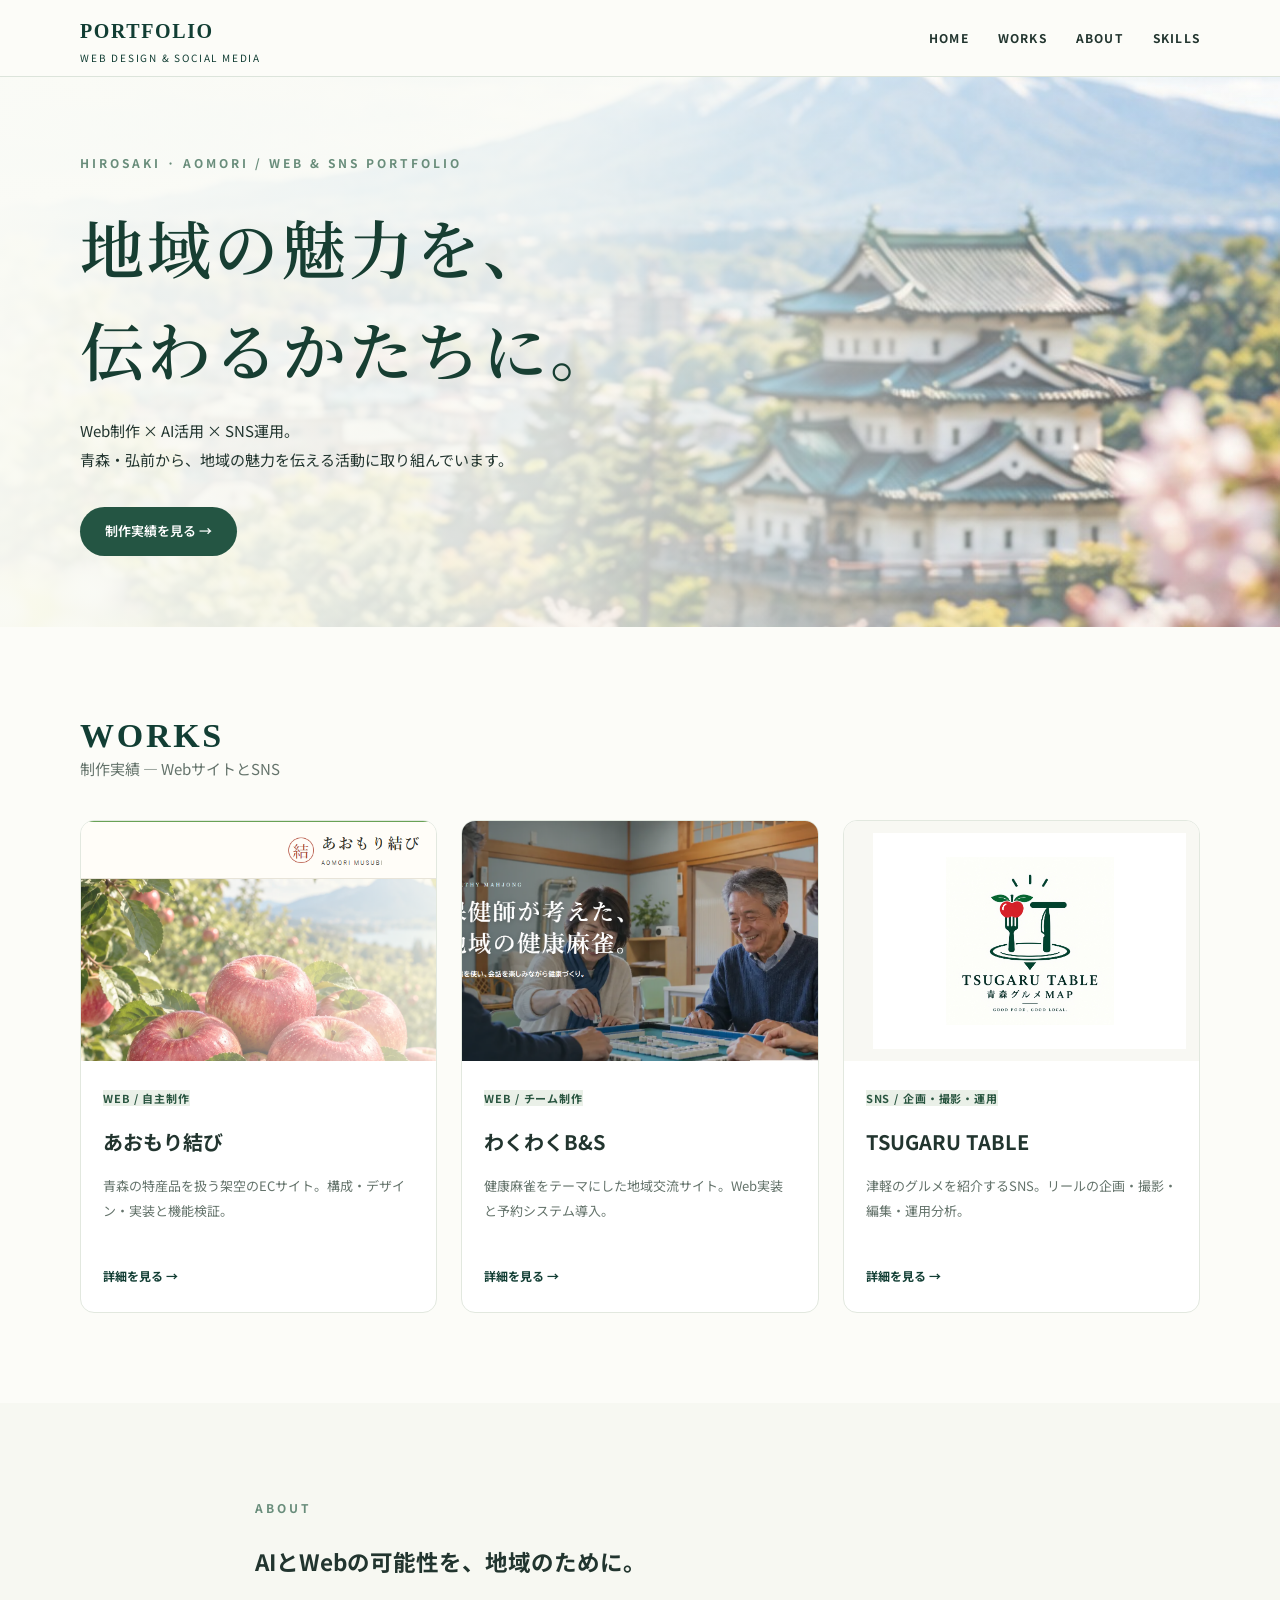
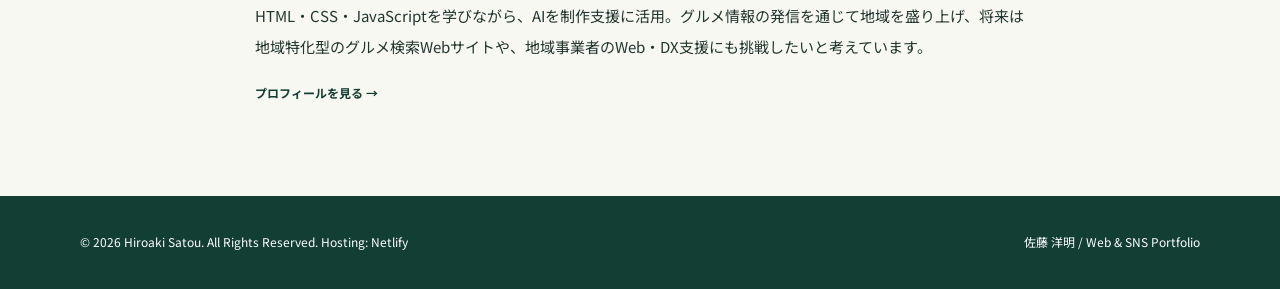
<file: index.html>
<!DOCTYPE html>
<html lang="ja"><head><meta charset="utf-8"/><meta content="width=device-width,initial-scale=1" name="viewport"/><meta content="Web制作とSNS運用の制作実績を紹介するポートフォリオ" name="description"/><title>佐藤 洋明 | Web &amp; SNS Portfolio</title><link href="style.css" rel="stylesheet"/></head><body><header class="header"><div class="wrap nav"><a class="brand" href="index.html">PORTFOLIO<small>WEB DESIGN &amp; SOCIAL MEDIA</small></a><button aria-expanded="false" aria-label="メニュー" class="menu" type="button">☰</button><nav aria-label="メインナビゲーション" class="links"><a href="index.html">HOME</a><a href="works.html">WORKS</a><a href="about.html">ABOUT</a><a href="skills.html">SKILLS</a></nav></div></header><main><section class="hero"><div class="wrap"><span class="eyebrow">HIROSAKI · AOMORI / WEB &amp; SNS PORTFOLIO</span><h1>地域の魅力を、<br/>伝わるかたちに。</h1><p>Web制作 × AI活用 × SNS運用。<br/>青森・弘前から、地域の魅力を伝える活動に取り組んでいます。</p><a class="btn" href="works.html">制作実績を見る →</a></div></section><section class="section"><div class="wrap"><h2 class="section-title">WORKS</h2><p class="subtitle">制作実績 — WebサイトとSNS</p><div class="cards"><a class="card" href="aomori-musubi.html"><div class="thumb"><img alt="あおもり結びの制作実績画像" loading="lazy" src="assets/aomori-thumb.png"/></div><div class="card-body"><span class="tag">WEB / 自主制作</span><h3>あおもり結び</h3><p>青森の特産品を扱う架空のECサイト。構成・デザイン・実装と機能検証。</p><span class="textlink">詳細を見る →</span></div></a><a class="card" href="wakuwaku-bs.html"><div class="thumb"><img alt="わくわくB&amp;Sの制作実績画像" loading="lazy" src="assets/wakuwaku.png"/></div><div class="card-body"><span class="tag">WEB / チーム制作</span><h3>わくわくB&amp;S</h3><p>健康麻雀をテーマにした地域交流サイト。Web実装と予約システム導入。</p><span class="textlink">詳細を見る →</span></div></a><a class="card" href="tsugaru-table.html"><div class="thumb logo"><img alt="TSUGARU TABLEの公式ロゴ" loading="lazy" src="assets/tsugaru-logo.jpg"/></div><div class="card-body"><span class="tag">SNS / 企画・撮影・運用</span><h3>TSUGARU TABLE</h3><p>津軽のグルメを紹介するSNS。リールの企画・撮影・編集・運用分析。</p><span class="textlink">詳細を見る →</span></div></a></div></div></section><section class="section alt"><div class="wrap intro"><span class="eyebrow">ABOUT</span><h2>AIとWebの可能性を、地域のために。</h2><p>HTML・CSS・JavaScriptを学びながら、AIを制作支援に活用。グルメ情報の発信を通じて地域を盛り上げ、将来は地域特化型のグルメ検索Webサイトや、地域事業者のWeb・DX支援にも挑戦したいと考えています。</p><a class="textlink" href="about.html">プロフィールを見る →</a></div></section></main><footer class="footer"><div class="wrap"><span>© 2026 Hiroaki Satou. All Rights Reserved. <span>Hosting: Netlify</span></span><span>佐藤 洋明 / Web &amp; SNS Portfolio</span></div></footer><script src="script.js"></script></body></html>
</file>
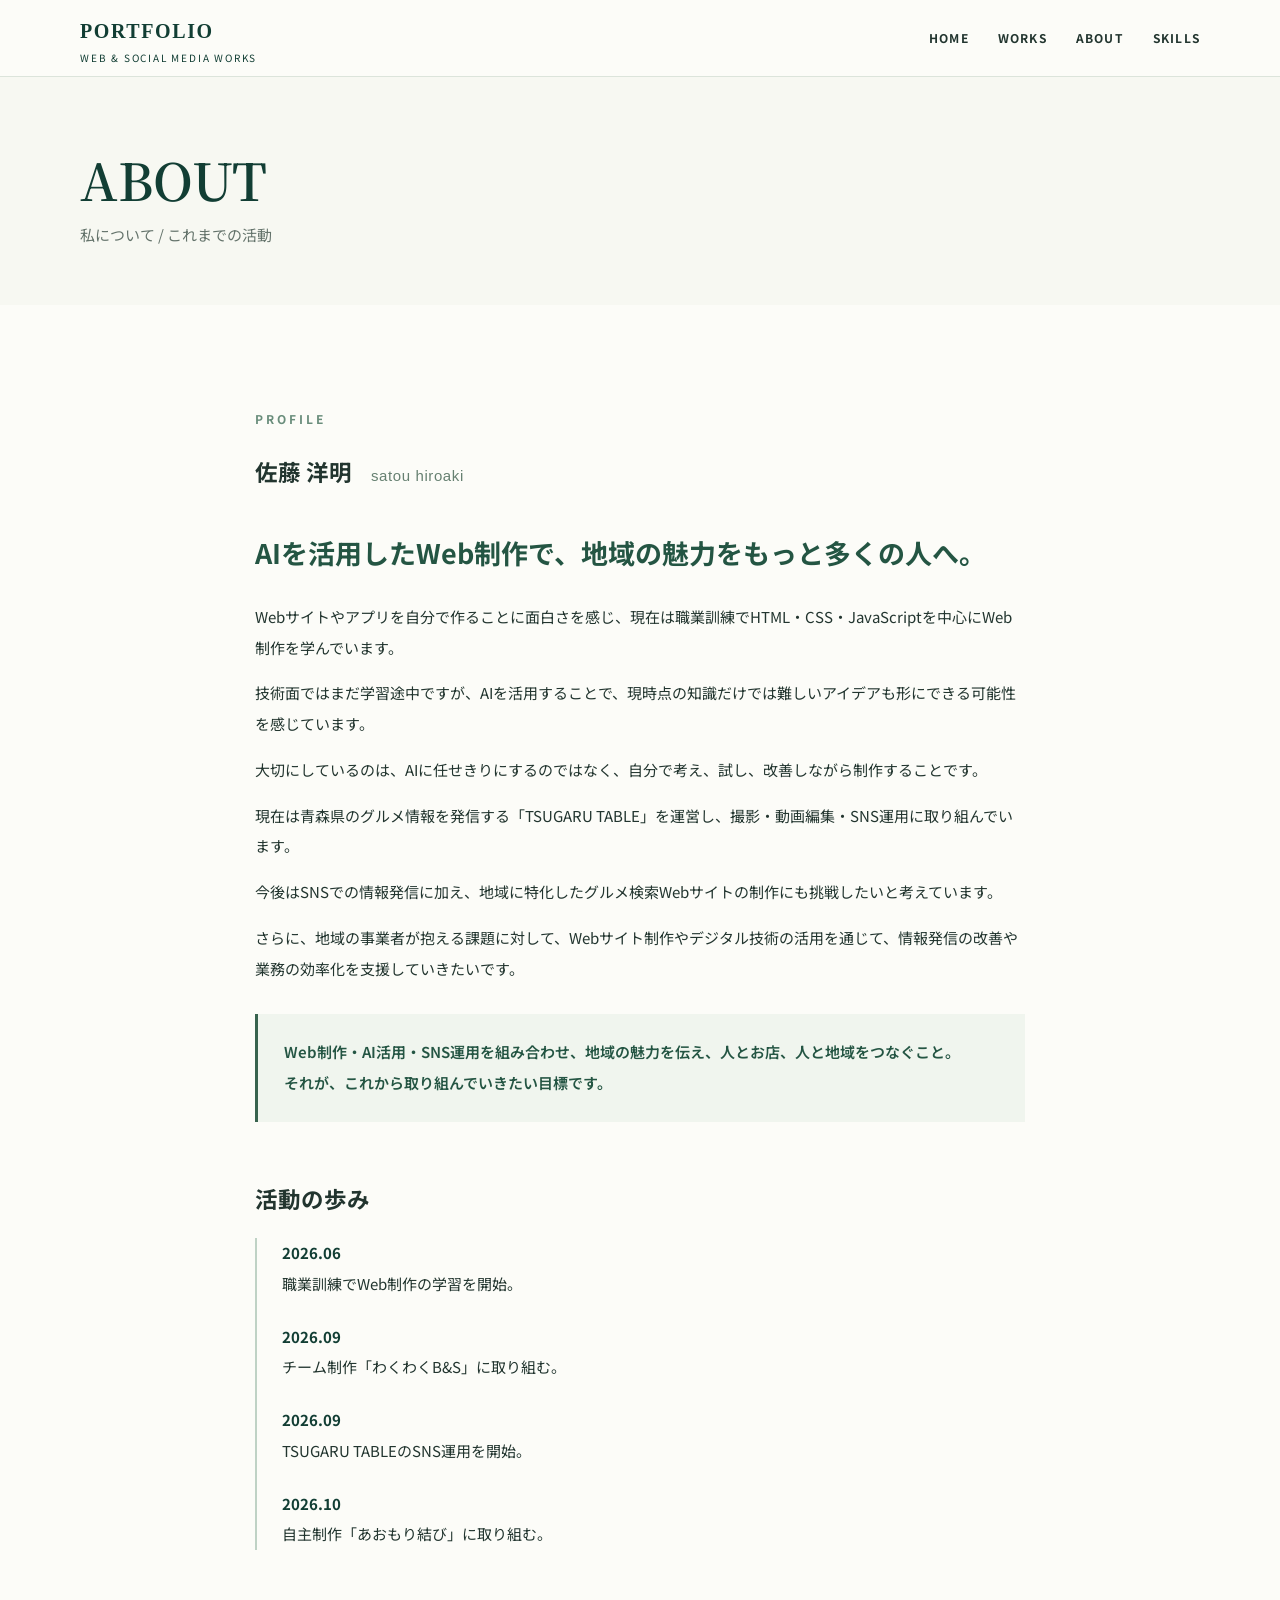
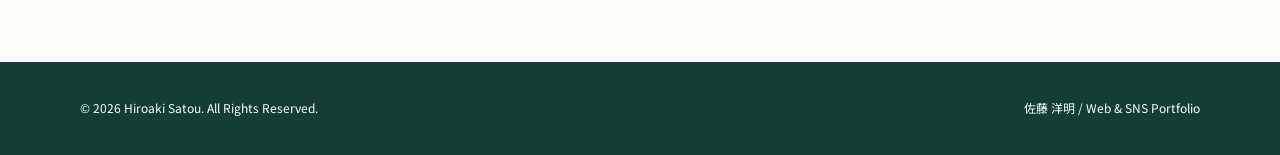
<file: about.html>
<!DOCTYPE html>
<html lang="ja"><head><meta charset="utf-8"/><meta content="width=device-width,initial-scale=1" name="viewport"/><meta content="Web制作とSNS運用の学習・制作実績を紹介する就職応募用ポートフォリオ" name="description"/><title>ABOUT | 佐藤 洋明</title><link href="style.css" rel="stylesheet"/></head><body><header class="header"><div class="wrap nav"><a class="brand" href="index.html">PORTFOLIO<small>WEB &amp; SOCIAL MEDIA WORKS</small></a><button aria-expanded="false" aria-label="メニューを開く" class="menu">☰</button><nav class="links"><a href="index.html">HOME</a><a href="works.html">WORKS</a><a href="about.html">ABOUT</a><a href="skills.html">SKILLS</a></nav></div></header><main><div class="page-head"><div class="wrap"><h1>ABOUT</h1><p>私について / これまでの活動</p></div></div><section class="section"><div class="wrap intro"><p class="eyebrow">PROFILE</p><h2>佐藤 洋明 <small class="roman-name">satou hiroaki</small></h2><h3 class="about-lead">AIを活用したWeb制作で、地域の魅力をもっと多くの人へ。</h3><p>Webサイトやアプリを自分で作ることに面白さを感じ、現在は職業訓練でHTML・CSS・JavaScriptを中心にWeb制作を学んでいます。</p><p>技術面ではまだ学習途中ですが、AIを活用することで、現時点の知識だけでは難しいアイデアも形にできる可能性を感じています。</p><p>大切にしているのは、AIに任せきりにするのではなく、自分で考え、試し、改善しながら制作することです。</p><p>現在は青森県のグルメ情報を発信する「TSUGARU TABLE」を運営し、撮影・動画編集・SNS運用に取り組んでいます。</p><p>今後はSNSでの情報発信に加え、地域に特化したグルメ検索Webサイトの制作にも挑戦したいと考えています。</p><p>さらに、地域の事業者が抱える課題に対して、Webサイト制作やデジタル技術の活用を通じて、情報発信の改善や業務の効率化を支援していきたいです。</p><p class="closing-message">Web制作・AI活用・SNS運用を組み合わせ、地域の魅力を伝え、人とお店、人と地域をつなぐこと。<br/>それが、これから取り組んでいきたい目標です。</p><h2 class="timeline-heading">活動の歩み</h2><div class="timeline"><p><strong>2026.06</strong><br/>職業訓練でWeb制作の学習を開始。</p><p><strong>2026.09</strong><br/>チーム制作「わくわくB&amp;S」に取り組む。</p><p><strong>2026.09</strong><br/>TSUGARU TABLEのSNS運用を開始。</p><p><strong>2026.10</strong><br/>自主制作「あおもり結び」に取り組む。</p></div></div></section></main><footer class="footer"><div class="wrap"><span>© 2026 Hiroaki Satou. All Rights Reserved.</span><span>佐藤 洋明 / Web &amp; SNS Portfolio</span></div></footer><script src="script.js"></script></body></html>
</file>
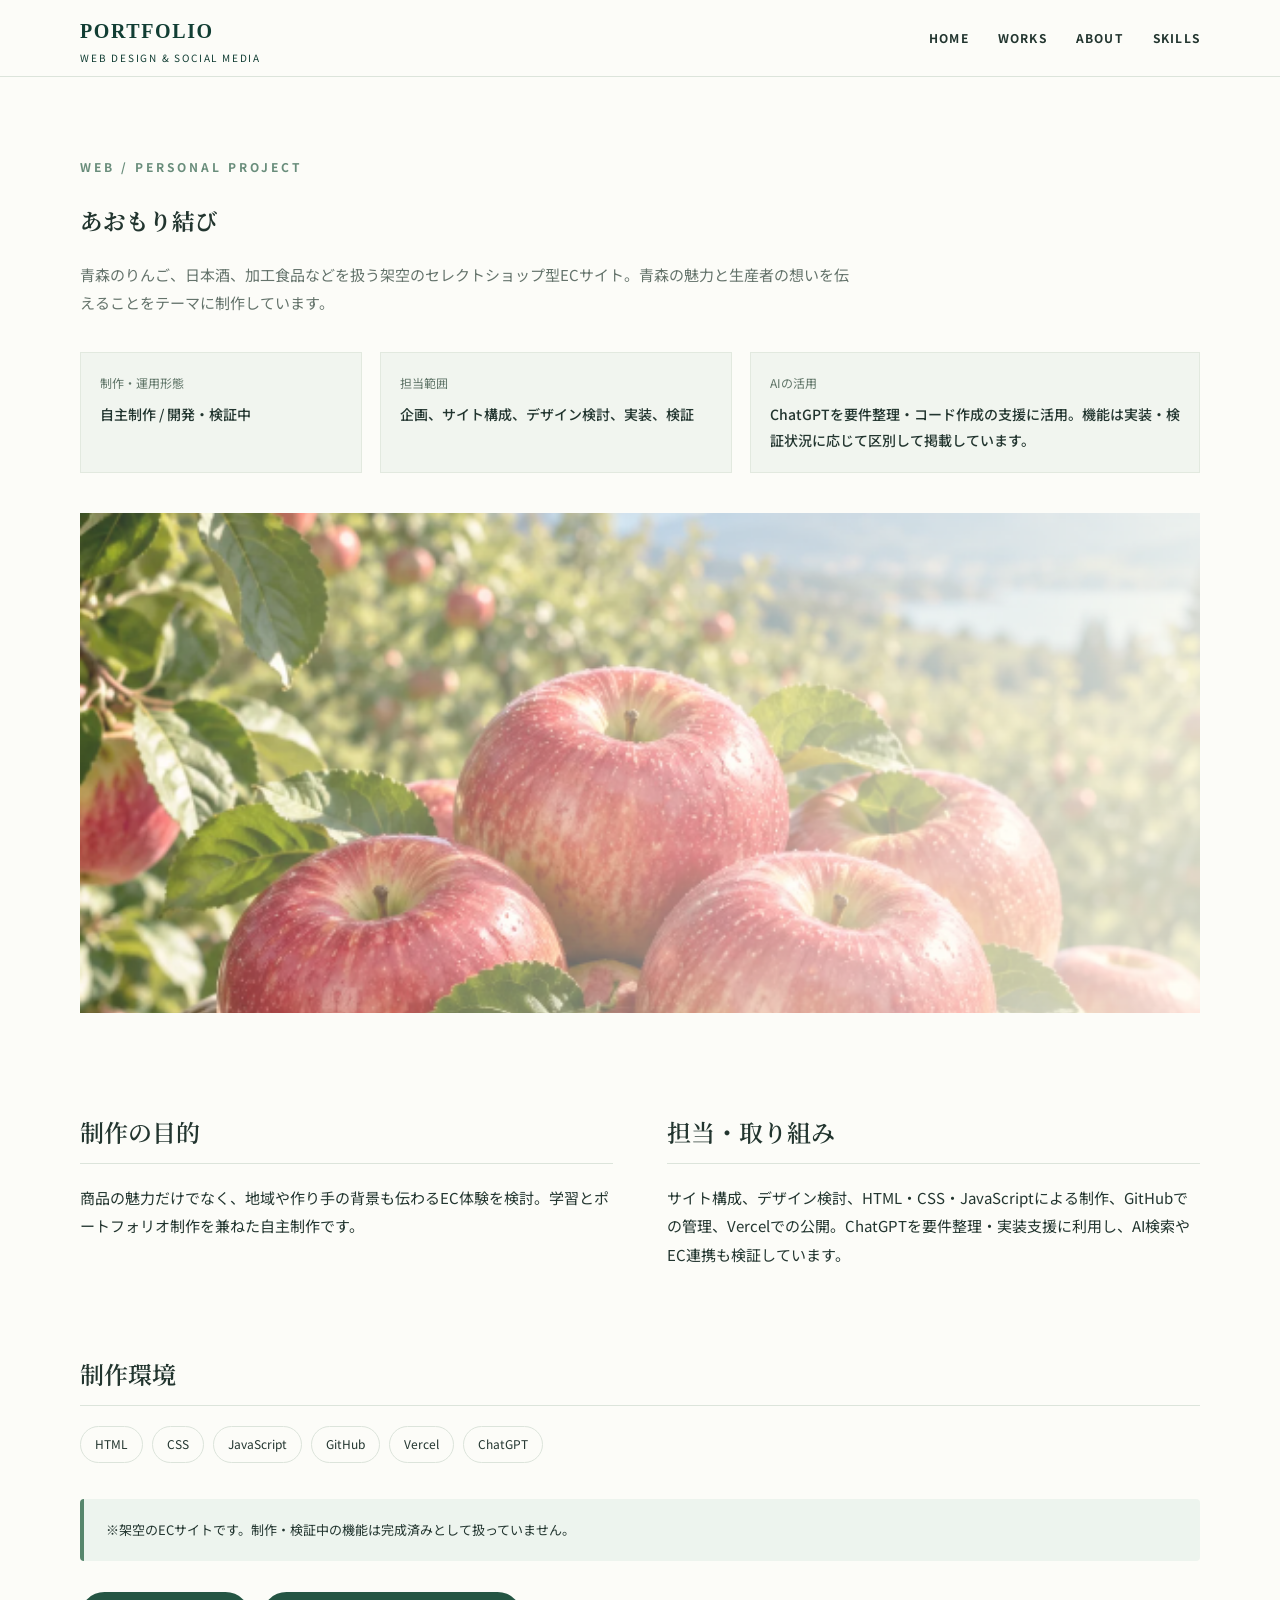
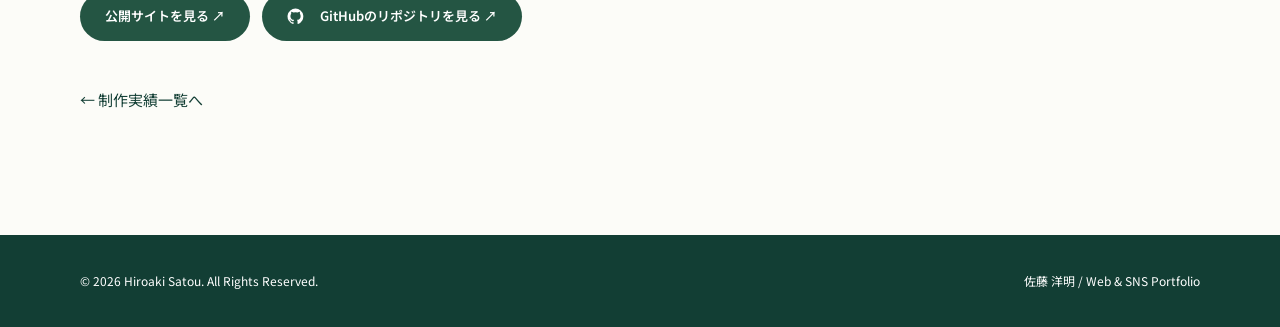
<file: aomori-musubi.html>
<!DOCTYPE html>
<html lang="ja"><head><meta charset="utf-8"/><meta content="width=device-width,initial-scale=1" name="viewport"/><meta content="Web制作とSNS運用の制作実績を紹介するポートフォリオ" name="description"/><title>あおもり結び | PORTFOLIO</title><link href="style.css" rel="stylesheet"/></head><body><header class="header"><div class="wrap nav"><a class="brand" href="index.html">PORTFOLIO<small>WEB DESIGN &amp; SOCIAL MEDIA</small></a><button aria-expanded="false" aria-label="メニュー" class="menu" type="button">☰</button><nav aria-label="メインナビゲーション" class="links"><a href="index.html">HOME</a><a href="works.html">WORKS</a><a href="about.html">ABOUT</a><a href="skills.html">SKILLS</a></nav></div></header><main><section class="page"><div class="wrap"><span class="eyebrow">WEB / PERSONAL PROJECT</span><h1>あおもり結び</h1><p class="lead">青森のりんご、日本酒、加工食品などを扱う架空のセレクトショップ型ECサイト。青森の魅力と生産者の想いを伝えることをテーマに制作しています。</p><div class="project-meta"><div><span>制作・運用形態</span><strong>自主制作 / 開発・検証中</strong></div><div><span>担当範囲</span><strong>企画、サイト構成、デザイン検討、実装、検証</strong></div><div><span>AIの活用</span><strong>ChatGPTを要件整理・コード作成の支援に活用。機能は実装・検証状況に応じて区別して掲載しています。</strong></div></div><div class="project-hero"><img alt="あおもり結び トップページ" src="assets/aomori-thumb.png"/></div><div class="split"><div class="block"><h2>制作の目的</h2><p>商品の魅力だけでなく、地域や作り手の背景も伝わるEC体験を検討。学習とポートフォリオ制作を兼ねた自主制作です。</p></div><div class="block"><h2>担当・取り組み</h2><p>サイト構成、デザイン検討、HTML・CSS・JavaScriptによる制作、GitHubでの管理、Vercelでの公開。ChatGPTを要件整理・実装支援に利用し、AI検索やEC連携も検証しています。</p></div></div><div class="block"><h2>制作環境</h2><div class="pill-list"><span>HTML</span><span>CSS</span><span>JavaScript</span><span>GitHub</span><span>Vercel</span><span>ChatGPT</span></div></div><p class="note">※架空のECサイトです。制作・検証中の機能は完成済みとして扱っていません。</p><div class="project-links"><a class="btn" href="https://aomori-musubi.vercel.app/" rel="noopener noreferrer" target="_blank">公開サイトを見る ↗</a><a class="btn" href="https://github.com/hiro0001-gif/aomori-musubi" rel="noopener noreferrer" target="_blank"><svg aria-hidden="true" width="17" height="17" viewBox="0 0 24 24" fill="currentColor" xmlns="http://www.w3.org/2000/svg"><path d="M12 .75a11.25 11.25 0 0 0-3.56 21.92c.56.1.77-.24.77-.54v-2.18c-3.13.68-3.79-1.33-3.79-1.33-.51-1.3-1.25-1.65-1.25-1.65-1.02-.7.08-.69.08-.69 1.13.08 1.72 1.16 1.72 1.16 1.01 1.72 2.66 1.22 3.31.93.1-.73.39-1.23.71-1.51-2.5-.28-5.12-1.25-5.12-5.56 0-1.23.44-2.23 1.16-3.02-.12-.28-.5-1.43.11-2.98 0 0 .95-.3 3.1 1.15a10.8 10.8 0 0 1 5.64 0c2.15-1.45 3.1-1.15 3.1-1.15.61 1.55.23 2.7.11 2.98.72.79 1.16 1.79 1.16 3.02 0 4.32-2.62 5.27-5.13 5.55.4.35.76 1.03.76 2.08v3.09c0 .3.2.65.78.54A11.25 11.25 0 0 0 12 .75Z"/></svg><span>GitHubのリポジトリを見る ↗</span></a></div><p><a class="back" href="works.html">← 制作実績一覧へ</a></p></div></section></main><footer class="footer"><div class="wrap"><span>© 2026 Hiroaki Satou. All Rights Reserved.</span><span>佐藤 洋明 / Web &amp; SNS Portfolio</span></div></footer><script src="script.js"></script></body></html>
</file>
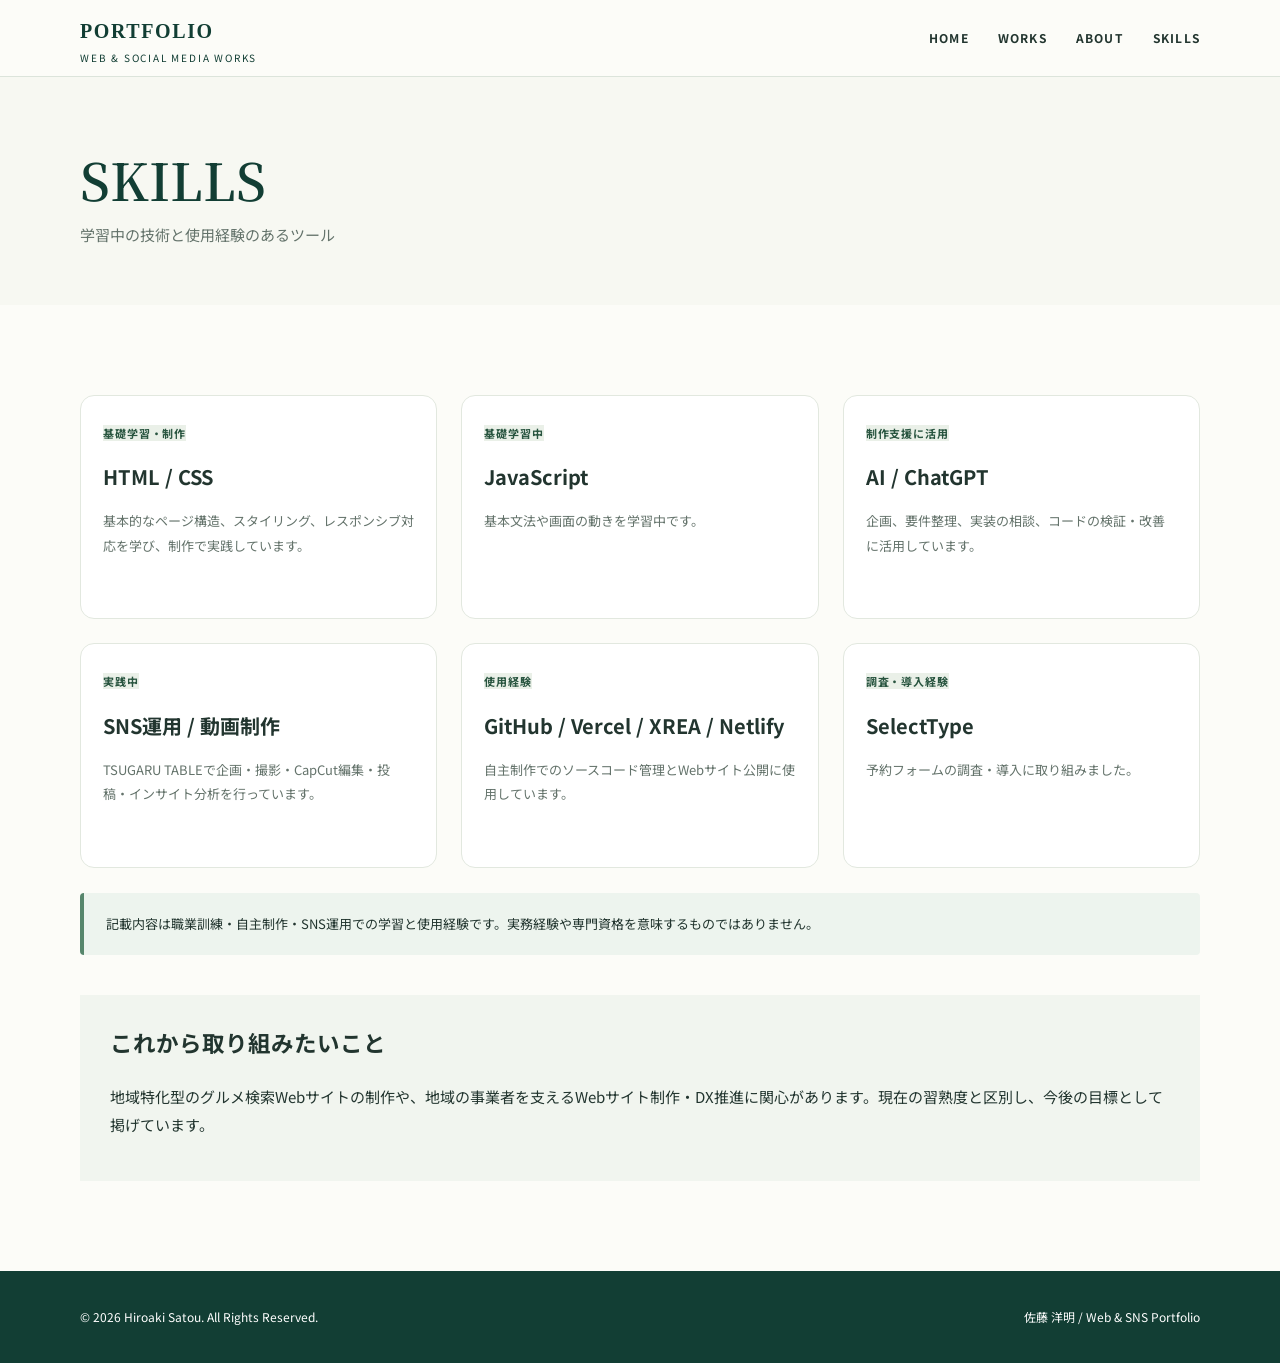
<file: skills.html>
<!DOCTYPE html>
<html lang="ja"><head><meta charset="utf-8"/><meta content="width=device-width,initial-scale=1" name="viewport"/><meta content="Web制作とSNS運用の学習・制作実績を紹介する就職応募用ポートフォリオ" name="description"/><title>SKILLS | 佐藤 洋明</title><link href="style.css" rel="stylesheet"/></head><body><header class="header"><div class="wrap nav"><a class="brand" href="index.html">PORTFOLIO<small>WEB &amp; SOCIAL MEDIA WORKS</small></a><button aria-expanded="false" aria-label="メニューを開く" class="menu">☰</button><nav class="links"><a href="index.html">HOME</a><a href="works.html">WORKS</a><a href="about.html">ABOUT</a><a href="skills.html">SKILLS</a></nav></div></header><main><div class="page-head"><div class="wrap"><h1>SKILLS</h1><p>学習中の技術と使用経験のあるツール</p></div></div><section class="section"><div class="wrap"><div class="cards"><div class="card"><div class="card-body"><span class="tag">基礎学習・制作</span><h3>HTML / CSS</h3><p>基本的なページ構造、スタイリング、レスポンシブ対応を学び、制作で実践しています。</p></div></div><div class="card"><div class="card-body"><span class="tag">基礎学習中</span><h3>JavaScript</h3><p>基本文法や画面の動きを学習中です。</p></div></div><div class="card"><div class="card-body"><span class="tag">制作支援に活用</span><h3>AI / ChatGPT</h3><p>企画、要件整理、実装の相談、コードの検証・改善に活用しています。</p></div></div><div class="card"><div class="card-body"><span class="tag">実践中</span><h3>SNS運用 / 動画制作</h3><p>TSUGARU TABLEで企画・撮影・CapCut編集・投稿・インサイト分析を行っています。</p></div></div><div class="card"><div class="card-body"><span class="tag">使用経験</span><h3>GitHub / Vercel / XREA / Netlify</h3><p>自主制作でのソースコード管理とWebサイト公開に使用しています。</p></div></div><div class="card"><div class="card-body"><span class="tag">調査・導入経験</span><h3>SelectType</h3><p>予約フォームの調査・導入に取り組みました。</p></div></div></div><p class="note" style="margin-top:25px">記載内容は職業訓練・自主制作・SNS運用での学習と使用経験です。実務経験や専門資格を意味するものではありません。</p><div class="future-box"><h2>これから取り組みたいこと</h2><p>地域特化型のグルメ検索Webサイトの制作や、地域の事業者を支えるWebサイト制作・DX推進に関心があります。現在の習熟度と区別し、今後の目標として掲げています。</p></div></div></section></main><footer class="footer"><div class="wrap"><span>© 2026 Hiroaki Satou. All Rights Reserved.</span><span>佐藤 洋明 / Web &amp; SNS Portfolio</span></div></footer><script src="script.js"></script></body></html>
</file>
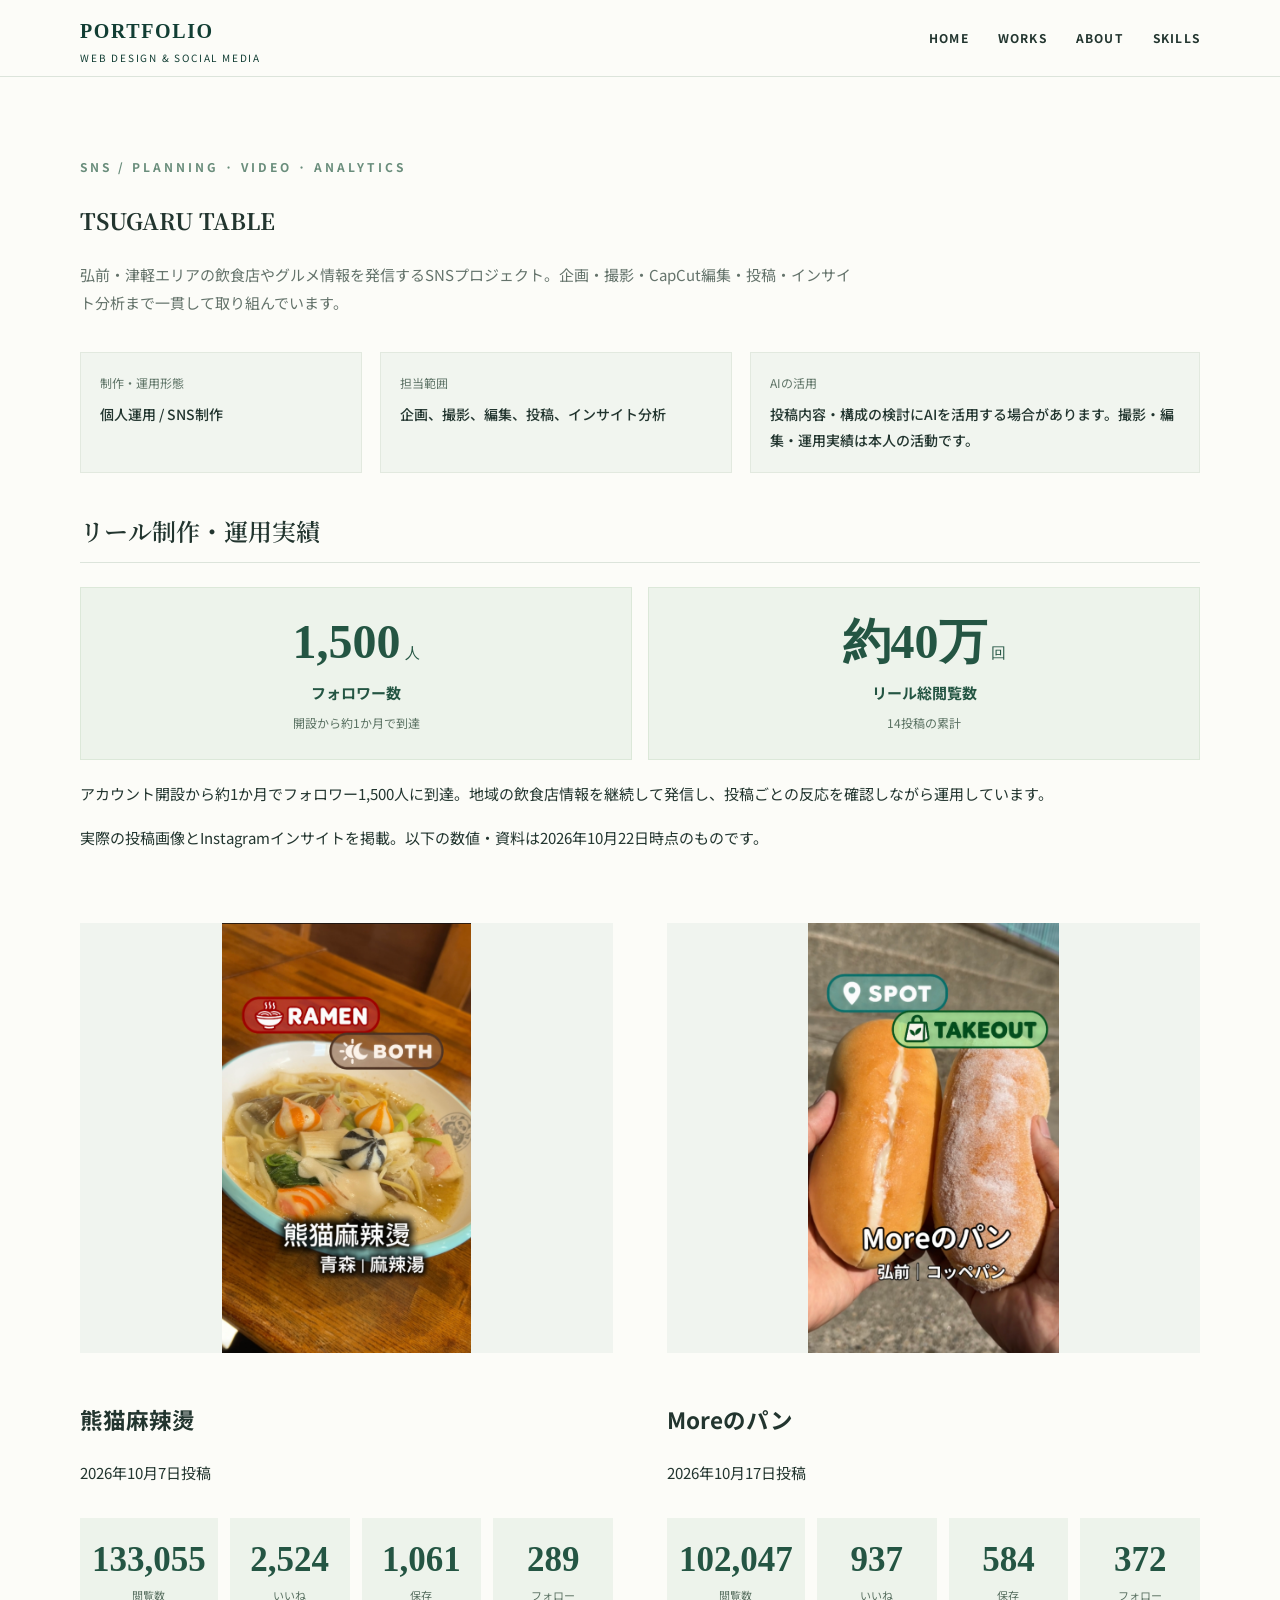
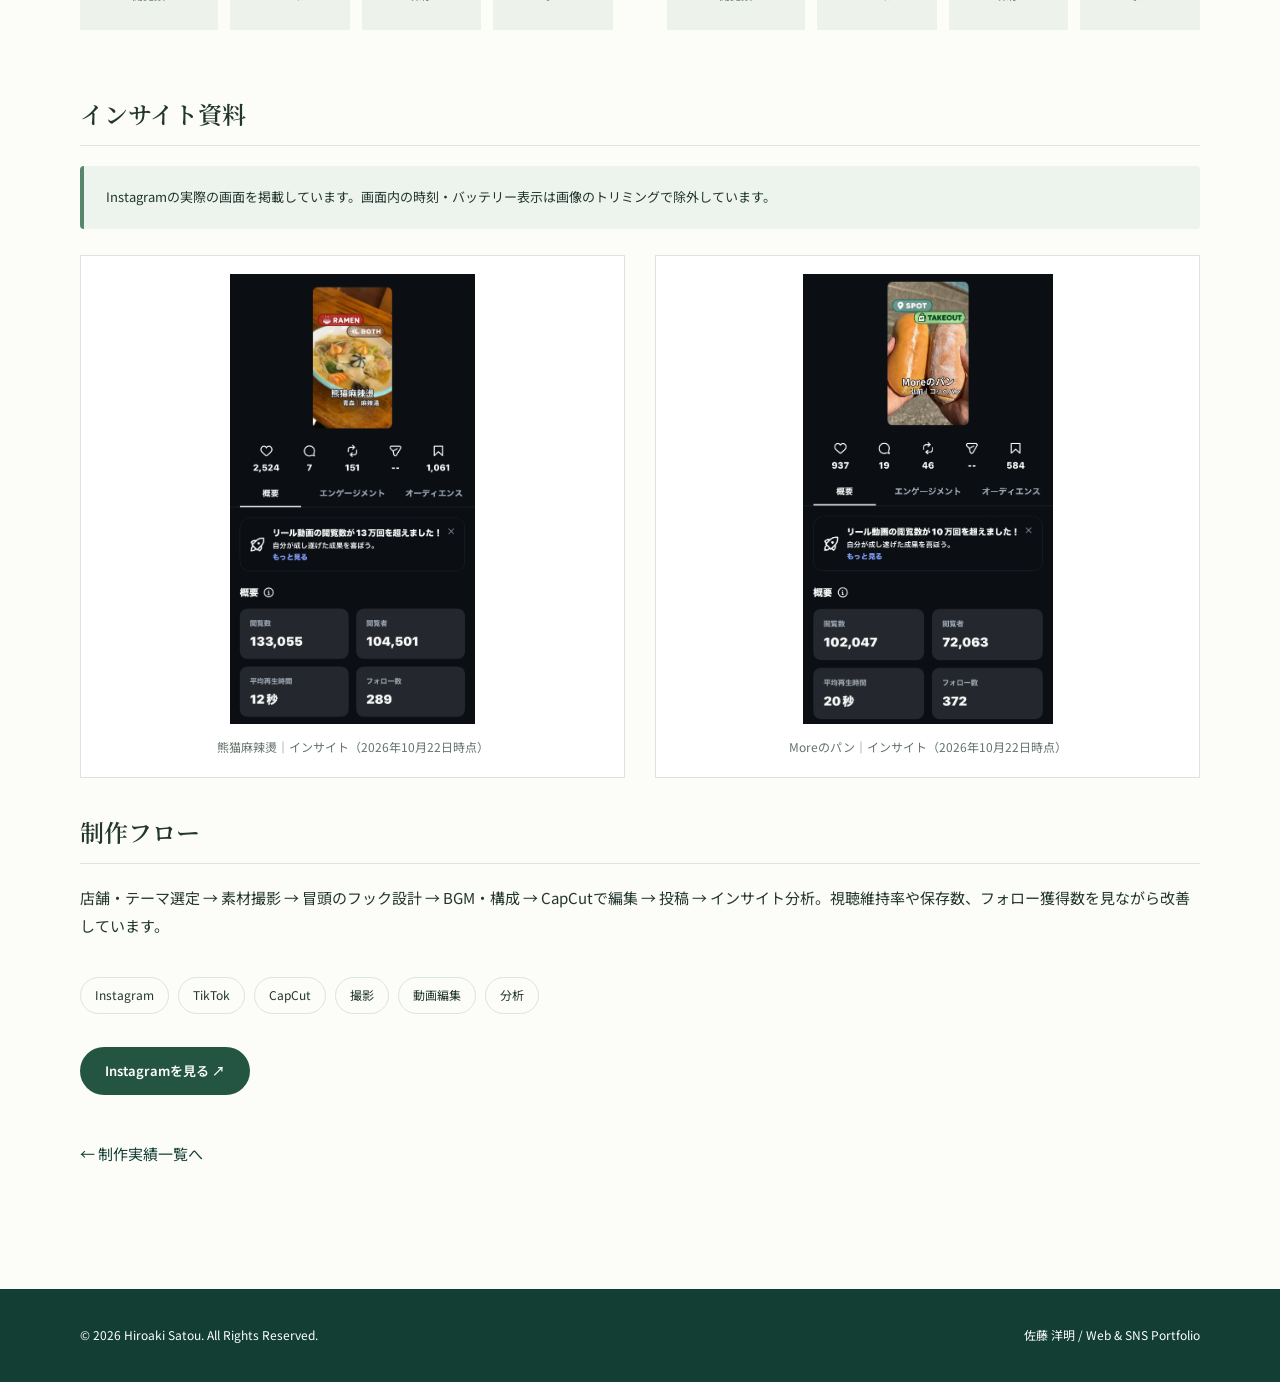
<file: tsugaru-table.html>
<!DOCTYPE html>

<html lang="ja"><head><meta charset="utf-8"/><meta content="width=device-width,initial-scale=1" name="viewport"/><meta content="Web制作とSNS運用の制作実績を紹介するポートフォリオ" name="description"/><title>TSUGARU TABLE | PORTFOLIO</title><link href="style.css" rel="stylesheet"/></head><body><header class="header"><div class="wrap nav"><a class="brand" href="index.html">PORTFOLIO<small>WEB DESIGN &amp; SOCIAL MEDIA</small></a><button aria-expanded="false" aria-label="メニュー" class="menu" type="button">☰</button><nav aria-label="メインナビゲーション" class="links"><a href="index.html">HOME</a><a href="works.html">WORKS</a><a href="about.html">ABOUT</a><a href="skills.html">SKILLS</a></nav></div></header><main><section class="page"><div class="wrap"><span class="eyebrow">SNS / PLANNING · VIDEO · ANALYTICS</span><h1>TSUGARU TABLE</h1><p class="lead">弘前・津軽エリアの飲食店やグルメ情報を発信するSNSプロジェクト。企画・撮影・CapCut編集・投稿・インサイト分析まで一貫して取り組んでいます。</p><div class="project-meta"><div><span>制作・運用形態</span><strong>個人運用 / SNS制作</strong></div><div><span>担当範囲</span><strong>企画、撮影、編集、投稿、インサイト分析</strong></div><div><span>AIの活用</span><strong>投稿内容・構成の検討にAIを活用する場合があります。撮影・編集・運用実績は本人の活動です。</strong></div></div><div class="block"><h2>リール制作・運用実績</h2><div class="sns-highlights" aria-label="2026年10月22日時点のSNS運用実績"><div class="sns-highlight"><strong>1,500<span>人</span></strong><b>フォロワー数</b><small>開設から約1か月で到達</small></div><div class="sns-highlight"><strong>約40万<span>回</span></strong><b>リール総閲覧数</b><small>14投稿の累計</small></div></div><p>アカウント開設から約1か月でフォロワー1,500人に到達。地域の飲食店情報を継続して発信し、投稿ごとの反応を確認しながら運用しています。</p><p>実際の投稿画像とInstagramインサイトを掲載。以下の数値・資料は2026年10月22日時点のものです。</p></div><div class="split"><div><div class="project-hero tall"><img alt="熊猫麻辣燙のリールカバー" src="assets/malatang.jpg"/></div><h2>熊猫麻辣燙</h2><p class="small">2026年10月7日投稿</p><div class="facts"><div class="fact"><strong>133,055</strong><span>閲覧数</span></div><div class="fact"><strong>2,524</strong><span>いいね</span></div><div class="fact"><strong>1,061</strong><span>保存</span></div><div class="fact"><strong>289</strong><span>フォロー</span></div></div></div><div><div class="project-hero tall"><img alt="Moreのパンのリールカバー" src="assets/more.jpg"/></div><h2>Moreのパン</h2><p class="small">2026年10月17日投稿</p><div class="facts"><div class="fact"><strong>102,047</strong><span>閲覧数</span></div><div class="fact"><strong>937</strong><span>いいね</span></div><div class="fact"><strong>584</strong><span>保存</span></div><div class="fact"><strong>372</strong><span>フォロー</span></div></div></div></div><div class="block"><h2>インサイト資料</h2><p class="note">Instagramの実際の画面を掲載しています。画面内の時刻・バッテリー表示は画像のトリミングで除外しています。</p><div class="showcase"><figure><img alt="熊猫麻辣燙のインサイト" src="assets/malatang-insight-20261022.jpeg"/><figcaption>熊猫麻辣燙｜インサイト（2026年10月22日時点）</figcaption></figure><figure><img alt="Moreのパンのインサイト" src="assets/more-insight-20261022.jpeg"/><figcaption>Moreのパン｜インサイト（2026年10月22日時点）</figcaption></figure></div></div><div class="block"><h2>制作フロー</h2><p>店舗・テーマ選定 → 素材撮影 → 冒頭のフック設計 → BGM・構成 → CapCutで編集 → 投稿 → インサイト分析。視聴維持率や保存数、フォロー獲得数を見ながら改善しています。</p></div><div class="pill-list"><span>Instagram</span><span>TikTok</span><span>CapCut</span><span>撮影</span><span>動画編集</span><span>分析</span></div><p><a class="btn" href="https://www.instagram.com/tsugaru_table/" rel="noopener noreferrer" target="_blank">Instagramを見る ↗</a></p><p><a class="back" href="works.html">← 制作実績一覧へ</a></p></div></section></main><footer class="footer"><div class="wrap"><span>© 2026 Hiroaki Satou. All Rights Reserved.</span><span>佐藤 洋明 / Web &amp; SNS Portfolio</span></div></footer><script src="script.js"></script></body></html>
</file>
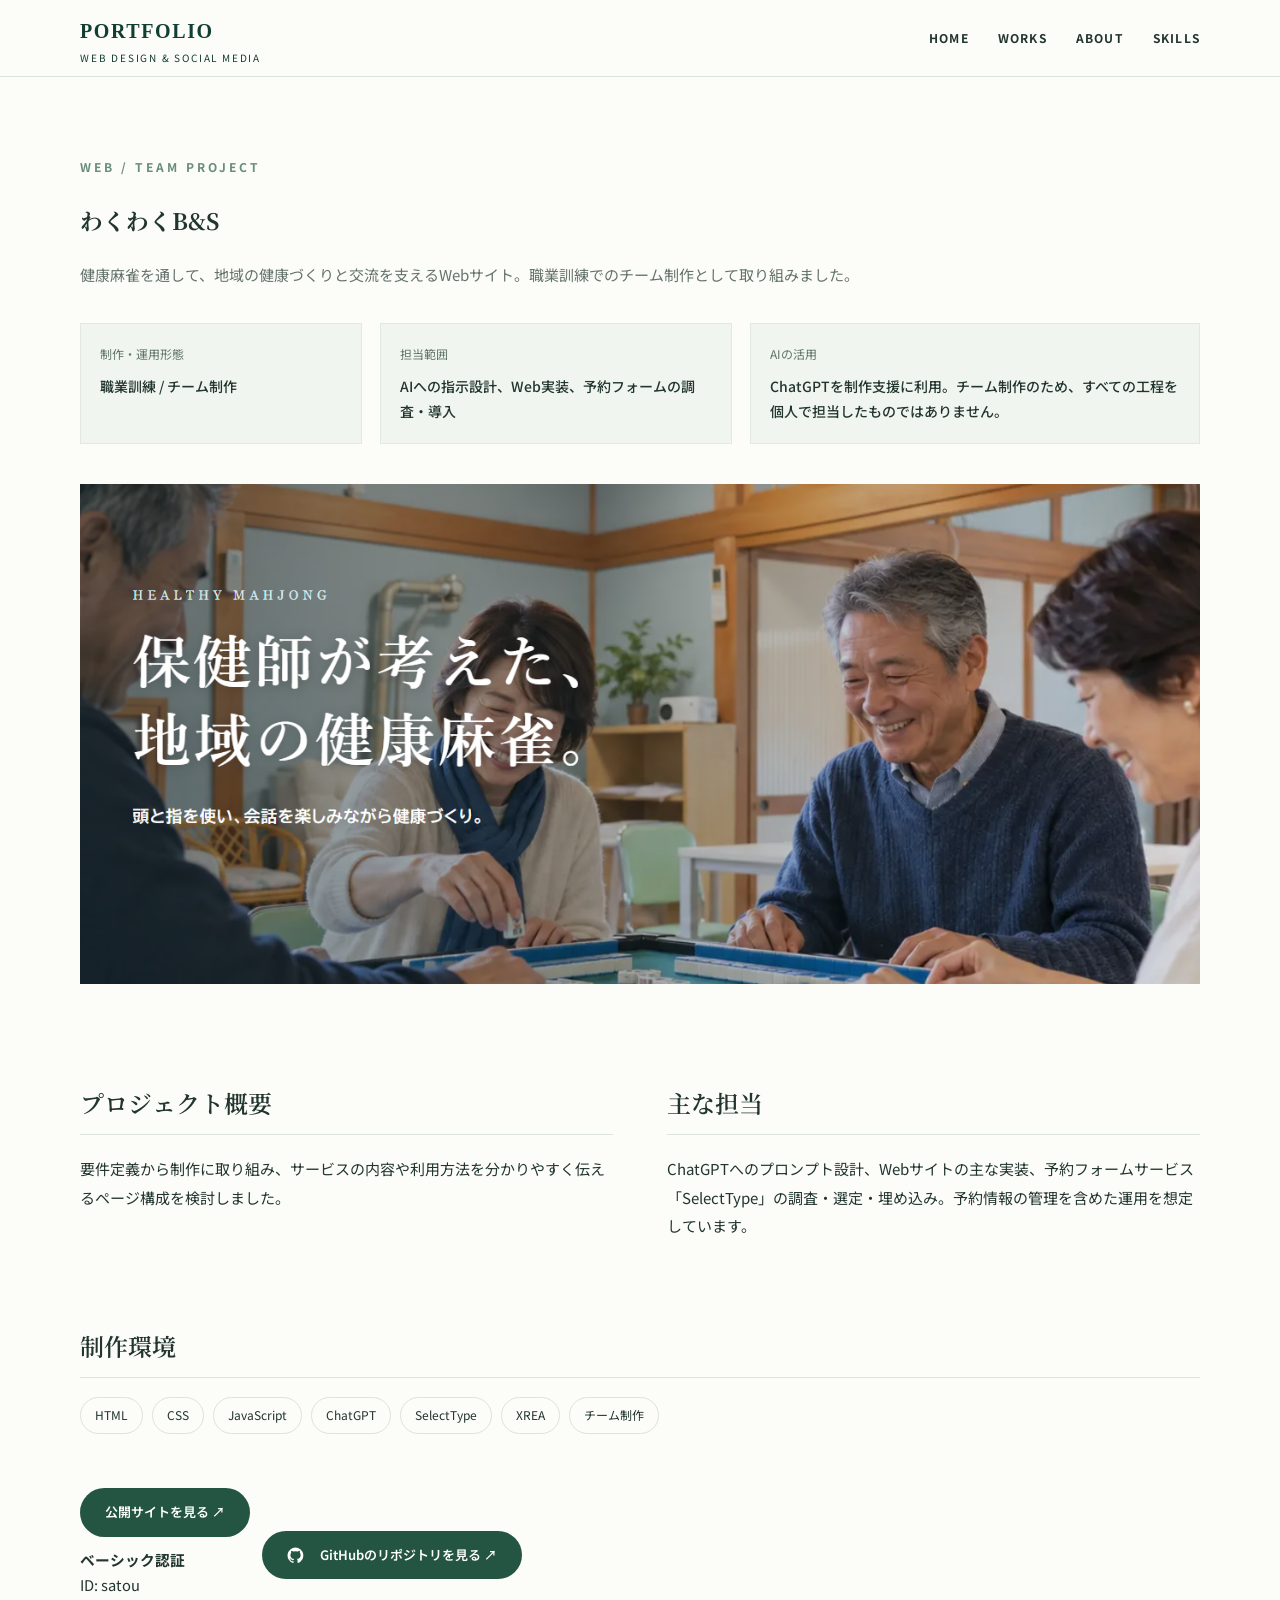
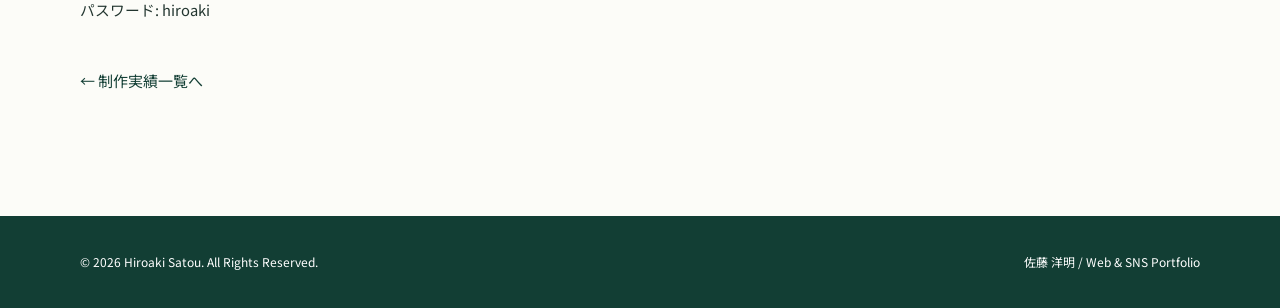
<file: wakuwaku-bs.html>
<!DOCTYPE html>

<html lang="ja"><head><meta charset="utf-8"/><meta content="width=device-width,initial-scale=1" name="viewport"/><meta content="Web制作とSNS運用の制作実績を紹介するポートフォリオ" name="description"/><title>わくわくB&amp;S | PORTFOLIO</title><link href="style.css" rel="stylesheet"/></head><body><header class="header"><div class="wrap nav"><a class="brand" href="index.html">PORTFOLIO<small>WEB DESIGN &amp; SOCIAL MEDIA</small></a><button aria-expanded="false" aria-label="メニュー" class="menu" type="button">☰</button><nav aria-label="メインナビゲーション" class="links"><a href="index.html">HOME</a><a href="works.html">WORKS</a><a href="about.html">ABOUT</a><a href="skills.html">SKILLS</a></nav></div></header><main><section class="page"><div class="wrap"><span class="eyebrow">WEB / TEAM PROJECT</span><h1>わくわくB&amp;S</h1><p class="lead">健康麻雀を通して、地域の健康づくりと交流を支えるWebサイト。職業訓練でのチーム制作として取り組みました。</p><div class="project-meta"><div><span>制作・運用形態</span><strong>職業訓練 / チーム制作</strong></div><div><span>担当範囲</span><strong>AIへの指示設計、Web実装、予約フォームの調査・導入</strong></div><div><span>AIの活用</span><strong>ChatGPTを制作支援に利用。チーム制作のため、すべての工程を個人で担当したものではありません。</strong></div></div><div class="project-hero"><img alt="わくわくB&amp;S トップページ" src="assets/wakuwaku.png"/></div><div class="split"><div class="block"><h2>プロジェクト概要</h2><p>要件定義から制作に取り組み、サービスの内容や利用方法を分かりやすく伝えるページ構成を検討しました。</p></div><div class="block"><h2>主な担当</h2><p>ChatGPTへのプロンプト設計、Webサイトの主な実装、予約フォームサービス「SelectType」の調査・選定・埋め込み。予約情報の管理を含めた運用を想定しています。</p></div></div><div class="block"><h2>制作環境</h2><div class="pill-list"><span>HTML</span><span>CSS</span><span>JavaScript</span><span>ChatGPT</span><span>SelectType</span><span>XREA</span><span>チーム制作</span></div></div><div class="project-links"><div style="display:flex; flex-direction:column; align-items:flex-start; gap:10px;"><a class="btn" href="http://sitpylgckt5tg.s331.xrea.com/" rel="noopener noreferrer" target="_blank">公開サイトを見る ↗</a><div style="font-size:0.92rem; line-height:1.7;"><div style="font-weight:700;">ベーシック認証</div><div>ID: satou</div><div>パスワード: hiroaki</div></div></div><a class="btn" href="https://github.com/hiro0001-gif/wakuwaku" rel="noopener noreferrer" target="_blank"><svg aria-hidden="true" fill="currentColor" height="17" viewbox="0 0 24 24" width="17" xmlns="http://www.w3.org/2000/svg"><path d="M12 .75a11.25 11.25 0 0 0-3.56 21.92c.56.1.77-.24.77-.54v-2.18c-3.13.68-3.79-1.33-3.79-1.33-.51-1.3-1.25-1.65-1.25-1.65-1.02-.7.08-.69.08-.69 1.13.08 1.72 1.16 1.72 1.16 1.01 1.72 2.66 1.22 3.31.93.1-.73.39-1.23.71-1.51-2.5-.28-5.12-1.25-5.12-5.56 0-1.23.44-2.23 1.16-3.02-.12-.28-.5-1.43.11-2.98 0 0 .95-.3 3.1 1.15a10.8 10.8 0 0 1 5.64 0c2.15-1.45 3.1-1.15 3.1-1.15.61 1.55.23 2.7.11 2.98.72.79 1.16 1.79 1.16 3.02 0 4.32-2.62 5.27-5.13 5.55.4.35.76 1.03.76 2.08v3.09c0 .3.2.65.78.54A11.25 11.25 0 0 0 12 .75Z"></path></svg><span>GitHubのリポジトリを見る ↗</span></a></div><p><a class="back" href="works.html">← 制作実績一覧へ</a></p></div></section></main><footer class="footer"><div class="wrap"><span>© 2026 Hiroaki Satou. All Rights Reserved.</span><span>佐藤 洋明 / Web &amp; SNS Portfolio</span></div></footer><script src="script.js"></script></body></html>
</file>
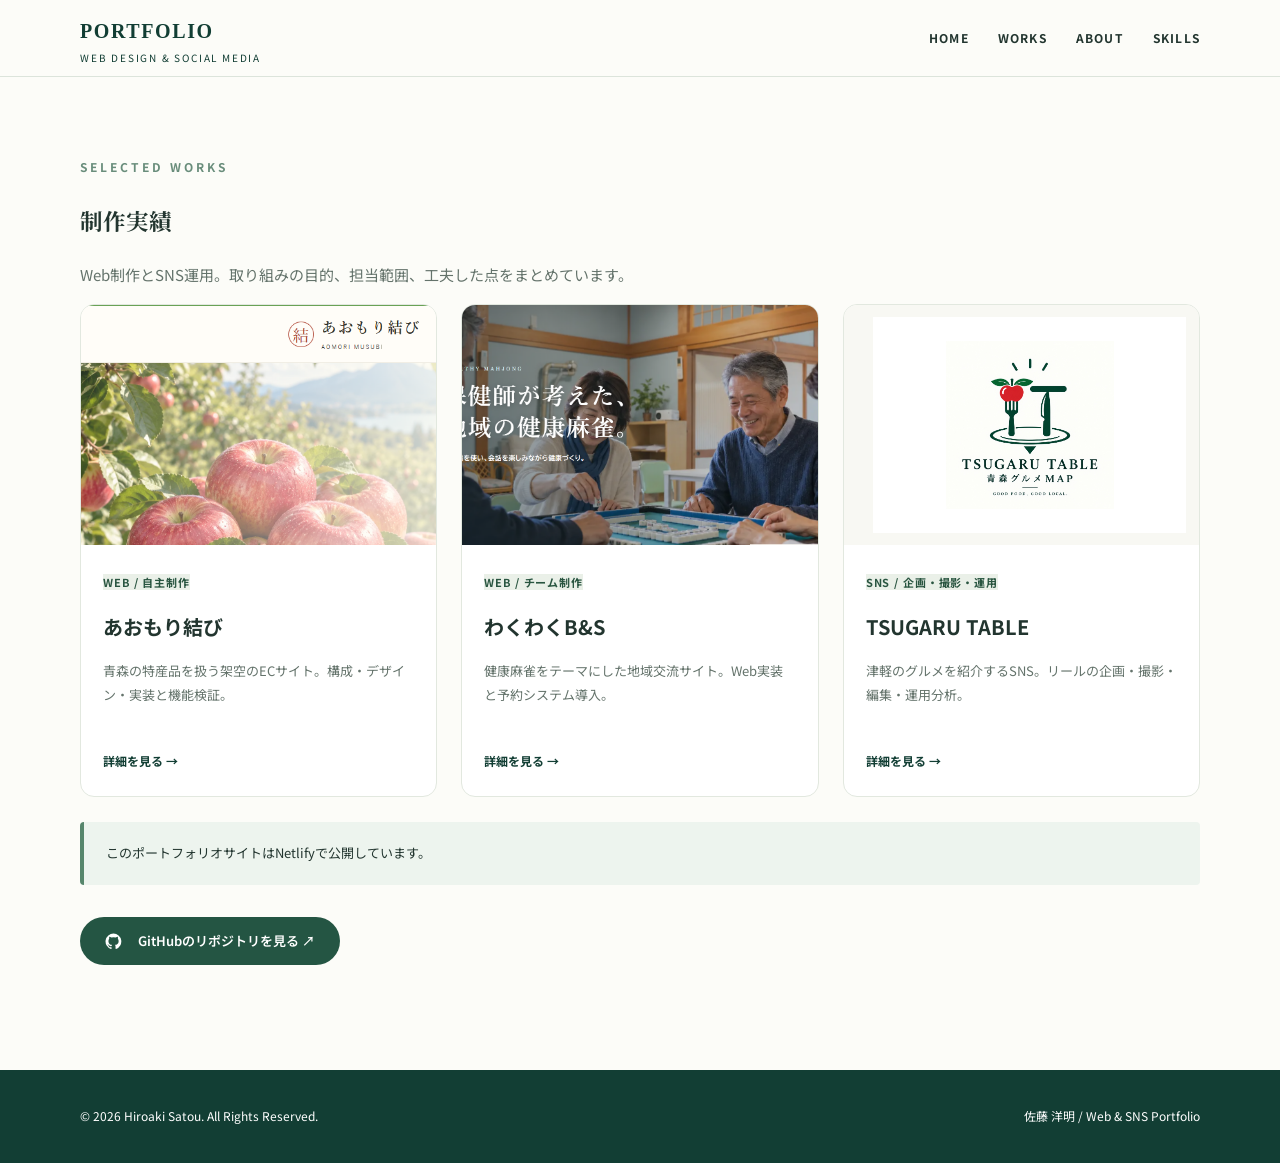
<file: works.html>
<!DOCTYPE html>
<html lang="ja"><head><meta charset="utf-8"/><meta content="width=device-width,initial-scale=1" name="viewport"/><meta content="Web制作とSNS運用の制作実績を紹介するポートフォリオ" name="description"/><title>WORKS | PORTFOLIO</title><link href="style.css" rel="stylesheet"/></head><body><header class="header"><div class="wrap nav"><a class="brand" href="index.html">PORTFOLIO<small>WEB DESIGN &amp; SOCIAL MEDIA</small></a><button aria-expanded="false" aria-label="メニュー" class="menu" type="button">☰</button><nav aria-label="メインナビゲーション" class="links"><a href="index.html">HOME</a><a href="works.html">WORKS</a><a href="about.html">ABOUT</a><a href="skills.html">SKILLS</a></nav></div></header><main><section class="page"><div class="wrap"><span class="eyebrow">SELECTED WORKS</span><h1>制作実績</h1><p class="lead">Web制作とSNS運用。取り組みの目的、担当範囲、工夫した点をまとめています。</p><div class="cards"><a class="card" href="aomori-musubi.html"><div class="thumb"><img alt="あおもり結びの制作実績画像" loading="lazy" src="assets/aomori-thumb.png"/></div><div class="card-body"><span class="tag">WEB / 自主制作</span><h3>あおもり結び</h3><p>青森の特産品を扱う架空のECサイト。構成・デザイン・実装と機能検証。</p><span class="textlink">詳細を見る →</span></div></a><a class="card" href="wakuwaku-bs.html"><div class="thumb"><img alt="わくわくB&amp;Sの制作実績画像" loading="lazy" src="assets/wakuwaku.png"/></div><div class="card-body"><span class="tag">WEB / チーム制作</span><h3>わくわくB&amp;S</h3><p>健康麻雀をテーマにした地域交流サイト。Web実装と予約システム導入。</p><span class="textlink">詳細を見る →</span></div></a><a class="card" href="tsugaru-table.html"><div class="thumb logo"><img alt="TSUGARU TABLEの公式ロゴ" loading="lazy" src="assets/tsugaru-logo.jpg"/></div><div class="card-body"><span class="tag">SNS / 企画・撮影・運用</span><h3>TSUGARU TABLE</h3><p>津軽のグルメを紹介するSNS。リールの企画・撮影・編集・運用分析。</p><span class="textlink">詳細を見る →</span></div></a></div><p class="note" style="margin-top:25px">このポートフォリオサイトはNetlifyで公開しています。</p><div class="project-links" style="margin-top:14px"><a class="btn" href="https://github.com/hiro0001-gif/portfolio" rel="noopener noreferrer" target="_blank"><svg aria-hidden="true" width="17" height="17" viewBox="0 0 24 24" fill="currentColor" xmlns="http://www.w3.org/2000/svg"><path d="M12 .75a11.25 11.25 0 0 0-3.56 21.92c.56.1.77-.24.77-.54v-2.18c-3.13.68-3.79-1.33-3.79-1.33-.51-1.3-1.25-1.65-1.25-1.65-1.02-.7.08-.69.08-.69 1.13.08 1.72 1.16 1.72 1.16 1.01 1.72 2.66 1.22 3.31.93.1-.73.39-1.23.71-1.51-2.5-.28-5.12-1.25-5.12-5.56 0-1.23.44-2.23 1.16-3.02-.12-.28-.5-1.43.11-2.98 0 0 .95-.3 3.1 1.15a10.8 10.8 0 0 1 5.64 0c2.15-1.45 3.1-1.15 3.1-1.15.61 1.55.23 2.7.11 2.98.72.79 1.16 1.79 1.16 3.02 0 4.32-2.62 5.27-5.13 5.55.4.35.76 1.03.76 2.08v3.09c0 .3.2.65.78.54A11.25 11.25 0 0 0 12 .75Z"/></svg><span>GitHubのリポジトリを見る ↗</span></a></div></div></section></main><footer class="footer"><div class="wrap"><span>© 2026 Hiroaki Satou. All Rights Reserved.</span><span>佐藤 洋明 / Web &amp; SNS Portfolio</span></div></footer><script src="script.js"></script></body></html>
</file>
<file: style.css>
@import url('https://fonts.googleapis.com/css2?family=Noto+Sans+JP:wght@400;500;600;700&family=Noto+Serif+JP:wght@400;600;700&display=swap');:root{--green:#123e34;--ink:#22352f;--muted:#64736b;--cream:#f7f8f2;--line:#dce4db}*{box-sizing:border-box}html{scroll-behavior:smooth}body{margin:0;background:#fff;color:var(--ink);font:15px/1.9 'Noto Sans JP',sans-serif}a{color:inherit;text-decoration:none}img{max-width:100%;display:block}.wrap{width:min(1120px,calc(100% - 44px));margin:auto}.header{background:#fffefaf5;position:sticky;top:0;z-index:20;border-bottom:1px solid var(--line)}.nav{display:flex;justify-content:space-between;align-items:center;min-height:76px}.brand{font-family:Georgia,serif;font-weight:bold;letter-spacing:.08em;font-size:20px;color:var(--green)}.brand small{display:block;font:10px 'Noto Sans JP';letter-spacing:.18em}.links{display:flex;gap:29px;font-size:12px;letter-spacing:.1em;font-weight:700}.links a:hover,.textlink:hover{color:#548873}.menu{display:none}.hero{min-height:610px;position:relative;overflow:hidden;background:linear-gradient(105deg,#f6f8f0 3%,#f6f8f0ed 39%,#edf4e7aa 65%,#e6eff1 100%);display:flex;align-items:center}.hero:before{content:'';position:absolute;right:-12%;bottom:-33%;width:74%;height:78%;background:#9ebbb0;clip-path:polygon(0 100%,36% 19%,46% 38%,58% 0,100% 100%);opacity:.32}.hero:after{content:'✿';position:absolute;right:11%;top:10%;font-size:155px;color:#a8b89d;opacity:.27}.hero .wrap{position:relative;z-index:1}.eyebrow{font-size:12px;letter-spacing:.25em;font-weight:700;color:#698d7b}.hero h1{font:600 clamp(34px,5vw,65px)/1.6 'Noto Serif JP',serif;color:var(--green);letter-spacing:.05em;margin:18px 0}.hero p{max-width:510px}.btn{display:inline-flex;align-items:center;gap:16px;background:var(--green);color:white;border-radius:50px;padding:12px 25px;font-size:13px;font-weight:600;margin-top:18px}.btn:hover{background:#2f6755}.section{padding:90px 0}.section.alt{background:var(--cream)}.section-title{font:600 34px Georgia,serif;color:var(--green);letter-spacing:.08em;margin:0}.subtitle{color:var(--muted);margin:0 0 36px}.cards{display:grid;grid-template-columns:repeat(3,1fr);gap:24px}.card{border:1px solid var(--line);border-radius:14px;overflow:hidden;background:#fff;transition:transform .2s,box-shadow .2s}.card:hover{transform:translateY(-4px);box-shadow:0 12px 28px #123e341a}.thumb{height:240px;display:grid;place-items:center;background:#eaf1eb;overflow:hidden}.thumb img{width:100%;height:100%;object-fit:cover}.thumb.logo img{object-fit:contain;padding:24px;background:#fff}.thumb.placeholder{background:linear-gradient(135deg,#d9e6d9,#f5f5e9);color:#426a5c;font:600 25px Georgia,serif}.card-body{padding:23px}.tag{font-size:11px;color:#4d8068;font-weight:700;letter-spacing:.08em}.card h3{margin:8px 0;font-size:20px}.card p{font-size:13px;color:var(--muted)}.textlink{font-size:12px;color:var(--green);font-weight:700}.intro{max-width:770px}.page-head{padding:65px 0 50px;background:var(--cream)}.page-head h1{font:600 clamp(32px,4vw,52px) Georgia,'Noto Serif JP',serif;color:var(--green);margin:0}.page-head p{margin:5px 0;color:var(--muted)}.detail-layout{display:grid;grid-template-columns:1.4fr 1fr;gap:42px;align-items:center}.detail-image{border-radius:15px;overflow:hidden;background:var(--cream);min-height:300px;display:grid;place-items:center}.detail-image img{max-height:420px;width:100%;object-fit:contain}.detail-image.logo img{padding:35px}.metrics{display:grid;grid-template-columns:repeat(4,1fr);gap:15px;margin:30px 0}.metric{background:var(--cream);padding:20px 14px;border-radius:12px;text-align:center}.metric strong{display:block;color:var(--green);font-size:clamp(19px,2.8vw,31px);line-height:1.4}.metric span{font-size:12px;color:var(--muted)}.reels{display:grid;grid-template-columns:1fr 1fr;gap:28px}.reel{border:1px solid var(--line);border-radius:14px;padding:20px}.reel-top{display:flex;gap:20px;align-items:center}.reel-top img{width:38%;max-height:300px;object-fit:cover;border-radius:9px}.reel h3{font-size:20px}.data{width:100%;border-collapse:collapse;margin:18px 0}.data th,.data td{border-bottom:1px solid var(--line);padding:9px 3px;text-align:left;font-size:13px}.data td{text-align:right;font-weight:600}.process{display:grid;grid-template-columns:repeat(4,1fr);gap:15px}.step{padding:22px;border:1px solid var(--line);border-radius:12px}.step b{color:#5e8d73;font-size:13px}.step h3{font-size:16px;margin:8px 0}.step p{font-size:13px;color:var(--muted);margin:0}.timeline{border-left:2px solid #bfd2c5;padding-left:25px}.timeline p{margin:0 0 22px}.timeline strong{color:var(--green)}.note{background:#edf4ee;padding:19px 22px;border-left:4px solid #56866c;border-radius:4px;font-size:13px}.footer{background:var(--green);color:#fff;padding:35px 0;font-size:12px}.footer .wrap{display:flex;justify-content:space-between;gap:15px}.image-pair{display:grid;grid-template-columns:1fr 1fr;gap:15px}.image-pair img{width:100%;height:330px;object-fit:contain;background:#f5f5f5;border-radius:10px}@media(max-width:800px){.cards,.reels,.detail-layout{grid-template-columns:1fr 1fr}.process,.metrics{grid-template-columns:1fr 1fr}.hero{min-height:530px}}@media(max-width:600px){.nav{min-height:65px}.menu{display:block;background:transparent;border:0;font-size:24px;color:var(--green)}.links{display:none;position:absolute;left:0;right:0;top:65px;background:white;padding:20px 25px;flex-direction:column;gap:16px;border-bottom:1px solid var(--line)}.links.open{display:flex}.hero{min-height:530px}.hero:before{right:-55%;bottom:-27%;width:130%;height:60%}.hero h1{font-size:34px}.section{padding:55px 0}.cards,.reels,.detail-layout,.process{grid-template-columns:1fr}.metrics{grid-template-columns:1fr 1fr}.thumb{height:220px}.footer .wrap{flex-direction:column}.reel-top img{width:36%}.image-pair img{height:230px}}

/* 第3稿：第1稿の深緑・書体を基本に、作品写真を主役にする */
:root{--sage:#38634e;--paper:#fcfcf8;--soft:#f3f6f0}
body{background:#fcfcf8;color:#22352f}
.header{background:rgba(252,252,248,.97)}
.hero{background:#eef2eb;min-height:550px}
.hero::before{content:"";position:absolute;inset:0;background:url('assets/hirosaki-hero.jpg') center center/cover;clip-path:none;opacity:1;width:auto;height:auto;right:0;bottom:0}
.hero::after{content:"";position:absolute;inset:0;background:linear-gradient(90deg,rgba(250,251,246,.95),rgba(250,251,246,.83) 42%,rgba(250,251,246,.08) 100%);font-size:0;opacity:1;right:0;top:0}
.hero .wrap{z-index:1}.hero h1{color:#173e32}
.btn{background:#245543;color:white}.btn:hover{background:#173e32}
.card{border:1px solid #e2e8df;background:#fff;overflow:hidden}
.thumb{aspect-ratio:1.55;background:#f4f6f1;overflow:hidden}
.thumb img{width:100%;height:100%;object-fit:cover}
.thumb.logo{display:flex;justify-content:center;align-items:center;background:#f8f8f3}
.thumb.logo img{width:84%;height:90%;object-fit:contain}
.card-body{padding:22px}.card h3{margin:12px 0 8px}.card p{min-height:74px}
.tag{background:#eaf0e8;color:#295540}
.page{padding:75px 0 105px}.page h1{font-family:'Noto Serif JP',serif}
.lead{max-width:780px;color:var(--muted)}
.project-hero{margin:35px 0 45px;background:#f0f4ef}
.project-hero img{width:100%;max-height:500px;object-fit:cover}
.project-hero.tall img{width:auto;max-height:430px;margin:auto}
.split{display:grid;grid-template-columns:1fr 1fr;gap:54px}
.block{margin:36px 0}.block h2{font:600 24px 'Noto Serif JP',serif;border-bottom:1px solid var(--line);padding-bottom:14px}
.facts{display:grid;grid-template-columns:repeat(4,1fr);gap:12px;margin:30px 0}
.fact{background:#edf3eb;padding:22px 12px;text-align:center}
.fact strong{display:block;font:600 clamp(24px,3vw,35px) Georgia,serif;color:#245543}
.fact span{font-size:11px;color:#5b7263}
.showcase{display:grid;grid-template-columns:repeat(2,minmax(0,1fr));gap:30px;margin:26px 0}
.showcase figure{margin:0;background:white;border:1px solid var(--line);padding:18px}
.showcase figure img{max-height:450px;width:auto;margin:auto}
.showcase figcaption{font-size:12px;color:var(--muted);padding-top:12px;text-align:center}
.pill-list{display:flex;flex-wrap:wrap;gap:9px}.pill-list span{border:1px solid var(--line);padding:6px 14px;border-radius:30px;font-size:12px}
.back{display:inline-block;margin-top:30px;color:var(--green)}
.contact-box{background:#f1f5ef;padding:32px;max-width:720px}
@media(max-width:760px){.hero::after{background:linear-gradient(90deg,rgba(250,251,246,.93),rgba(250,251,246,.7))}.split,.showcase{grid-template-columns:1fr}.facts{grid-template-columns:repeat(2,1fr)}}

/* 第4稿：応募用の情報設計 */
.roman-name{display:inline-block;margin-left:14px;font:400 15px Arial,sans-serif;letter-spacing:.04em;color:#668071}.about-lead{font-size:clamp(19px,2.3vw,27px);color:#245543;margin:34px 0 24px}.intro p{line-height:2.05}.closing-message{font-weight:600;color:#245543;padding:23px 26px;background:#f0f5ee;border-left:3px solid #38634e;margin-top:30px}.timeline-heading{margin-top:55px}.project-meta{display:grid;grid-template-columns:1fr 1.25fr 1.6fr;gap:18px;margin:34px 0 40px}.project-meta>div{padding:19px;background:#f1f5ef;border:1px solid #e2e9df}.project-meta span{display:block;font-size:12px;color:#607568;margin-bottom:8px}.project-meta strong{display:block;font-size:14px;line-height:1.8;font-weight:500}.future-box{margin-top:40px;background:#f1f5ef;padding:26px 30px}.future-box h2{margin-top:0}.future-box p{line-height:1.9}@media(max-width:760px){.project-meta{grid-template-columns:1fr}.roman-name{display:block;margin:7px 0 0}}

/* Project page: keep public website and GitHub links side-by-side, wrapping on small screens. */
.project-links{display:flex;flex-wrap:wrap;align-items:center;gap:12px}.project-links .btn{margin-top:18px}.project-links .btn svg{flex-shrink:0}

/* 第11稿：TSUGARU TABLEの運用実績ハイライト */
.sns-highlights{display:grid;grid-template-columns:repeat(2,minmax(0,1fr));gap:16px;margin:24px 0 20px}
.sns-highlight{background:#edf3eb;border:1px solid #dce8d9;padding:24px 20px;text-align:center}
.sns-highlight strong{display:block;font:600 clamp(32px,4vw,48px) Georgia,serif;color:#245543;line-height:1.25}
.sns-highlight strong span{font:500 15px sans-serif;margin-left:4px}
.sns-highlight b{display:block;margin-top:7px;font-size:15px;color:#245543}
.sns-highlight small{display:block;margin-top:5px;color:#5b7263;font-size:12px}
@media(max-width:480px){.sns-highlights{gap:9px}.sns-highlight{padding:20px 8px}.sns-highlight strong{font-size:clamp(27px,8vw,36px)}.sns-highlight b{font-size:13px}.sns-highlight small{font-size:11px}}
</file>
